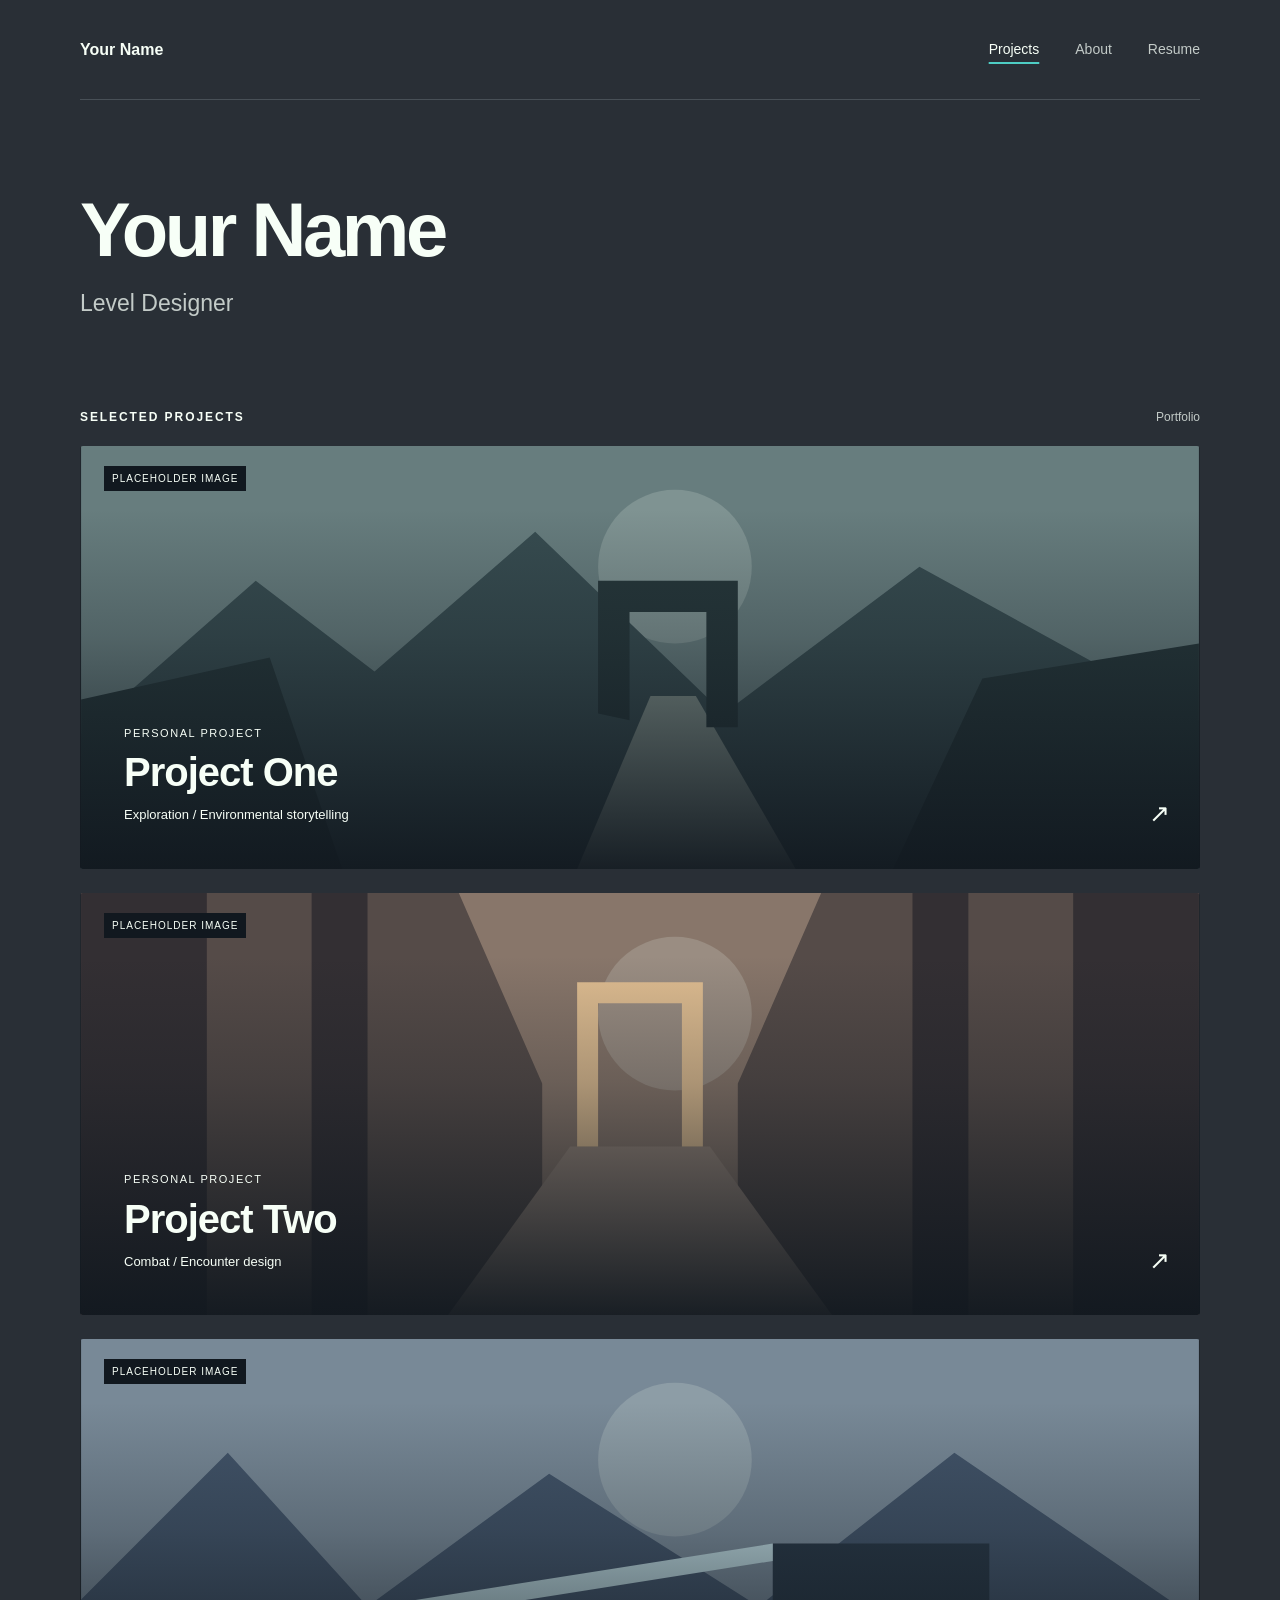
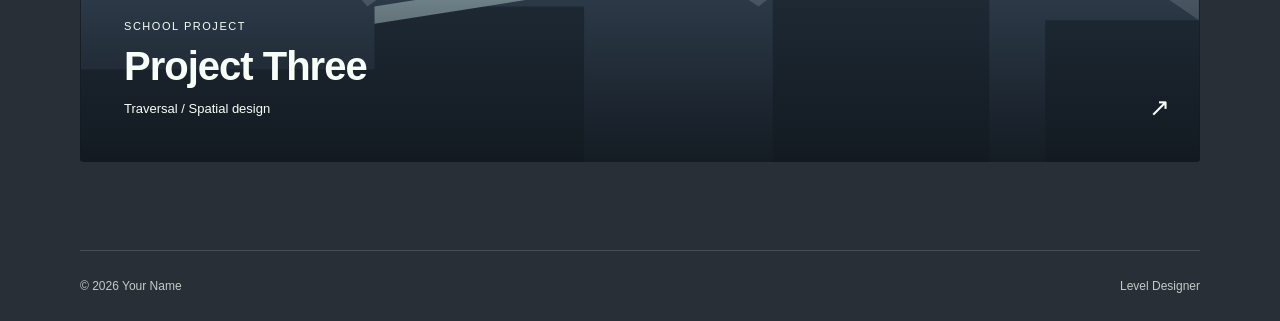
<file: index.html>
<!doctype html>
<html lang="en">
<head>
  <meta charset="utf-8">
  <meta name="viewport" content="width=device-width, initial-scale=1">
  <meta name="description" content="Level design portfolio starter. Replace placeholders with your work.">
  <title>Projects | Level Design Portfolio</title>
  <link rel="stylesheet" href="assets/styles.css">
  <script defer src="assets/projects.js"></script>
  <script defer src="assets/site.js"></script>
</head>
<body data-page="projects" data-base="">
  <a class="skip-link" href="#main">Skip to content</a>
  <header data-header></header>
  <main id="main" class="container" tabindex="-1">
    <section class="intro" aria-labelledby="intro-heading">
      <h1 id="intro-heading" data-name>Your Name</h1>
      <p class="role" data-role>Level Designer</p>
    </section>
    <section aria-labelledby="projects-heading">
      <div class="section-heading"><h2 id="projects-heading">Selected projects</h2><span>Portfolio</span></div>
      <div class="project-list" data-projects></div>
    </section>
  </main>
  <footer data-footer></footer>
  <noscript><p class="container">Enable JavaScript to display navigation and project cards. <a href="index.html">Return to projects</a>.</p></noscript>
</body>
</html>
</file>
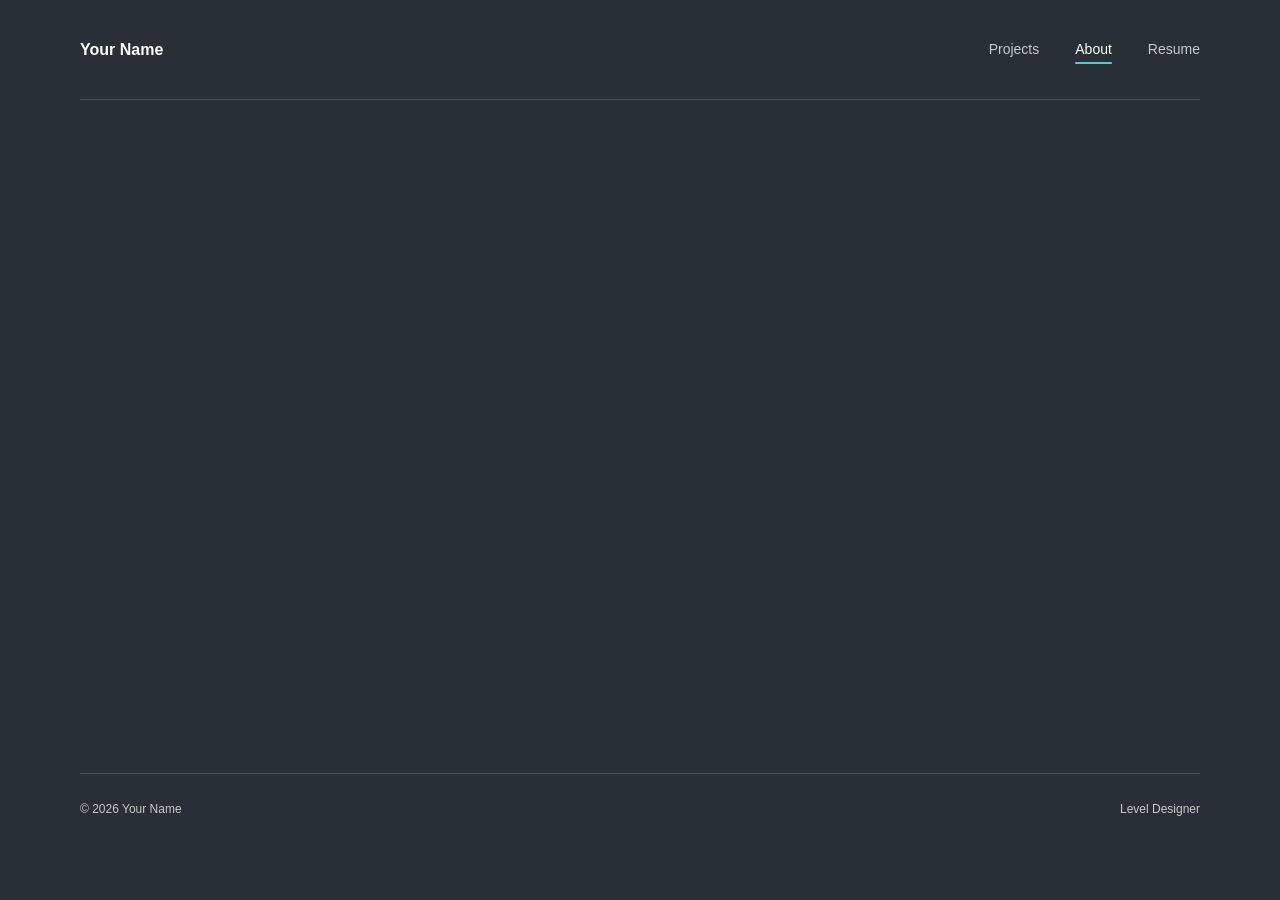
<file: about.html>
<!doctype html>
<html lang="en">
<head>
  <meta charset="utf-8">
  <meta name="viewport" content="width=device-width, initial-scale=1">
  <meta name="description" content="Level design portfolio starter. Replace placeholders with your work.">
  <title>About | Level Design Portfolio</title>
  <link rel="stylesheet" href="assets/styles.css">
  <script defer src="assets/projects.js"></script>
  <script defer src="assets/site.js"></script>
</head>
<body data-page="about" data-base="">
  <a class="skip-link" href="#main">Skip to content</a>
  <header data-header></header>
  <main id="main" class="container placeholder-main" tabindex="-1" aria-label="About">
    <!-- Intentionally blank. Add page sections here. -->
    <h1 class="sr-only">About</h1>
  </main>
  <footer data-footer></footer>
  <noscript><p class="container">Enable JavaScript to display navigation and project cards. <a href="index.html">Return to projects</a>.</p></noscript>
</body>
</html>
</file>
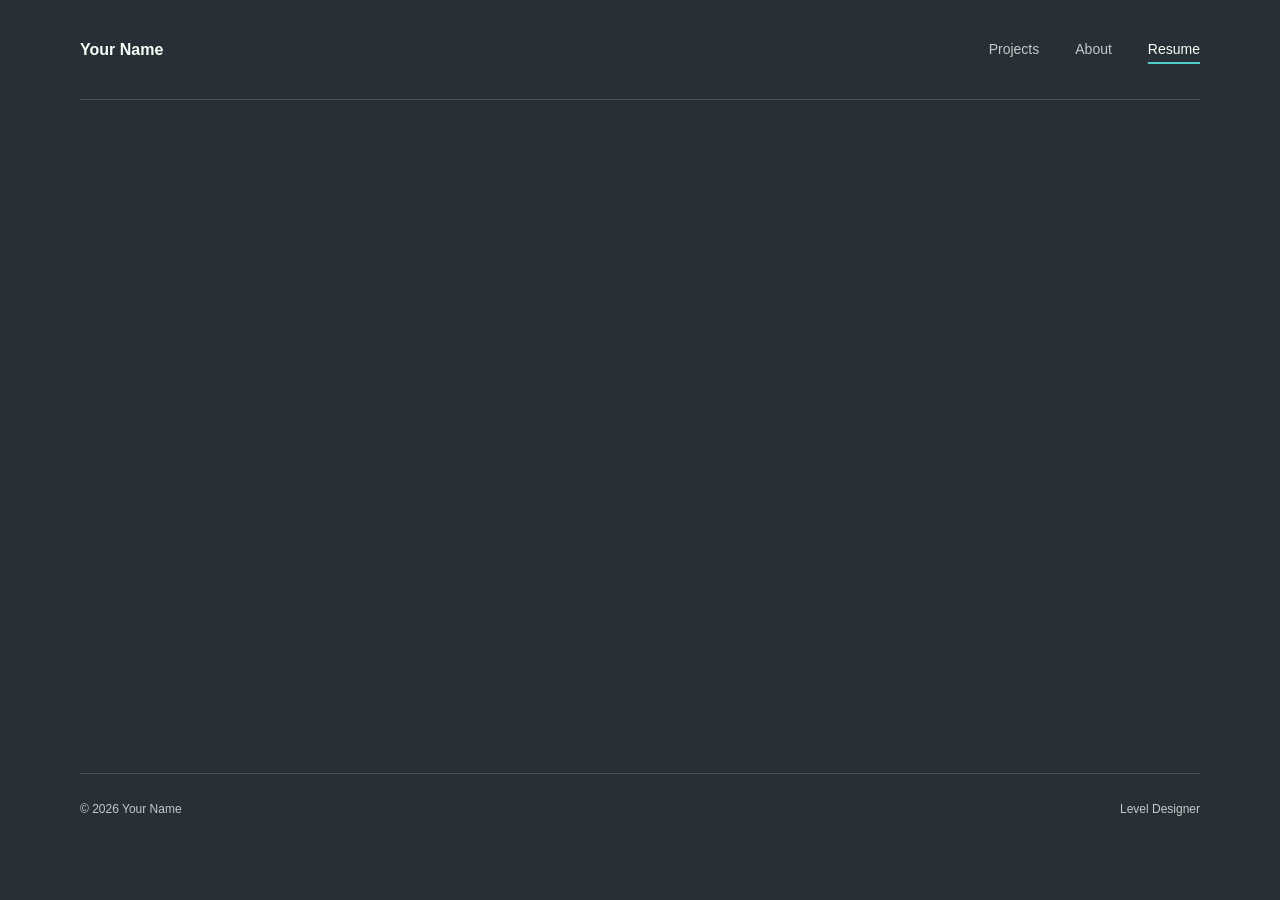
<file: resume.html>
<!doctype html>
<html lang="en">
<head>
  <meta charset="utf-8">
  <meta name="viewport" content="width=device-width, initial-scale=1">
  <meta name="description" content="Level design portfolio starter. Replace placeholders with your work.">
  <title>Resume | Level Design Portfolio</title>
  <link rel="stylesheet" href="assets/styles.css">
  <script defer src="assets/projects.js"></script>
  <script defer src="assets/site.js"></script>
</head>
<body data-page="resume" data-base="">
  <a class="skip-link" href="#main">Skip to content</a>
  <header data-header></header>
  <main id="main" class="container placeholder-main" tabindex="-1" aria-label="Resume">
    <!-- Intentionally blank. Add page sections here. -->
    <h1 class="sr-only">Resume</h1>
  </main>
  <footer data-footer></footer>
  <noscript><p class="container">Enable JavaScript to display navigation and project cards. <a href="index.html">Return to projects</a>.</p></noscript>
</body>
</html>
</file>
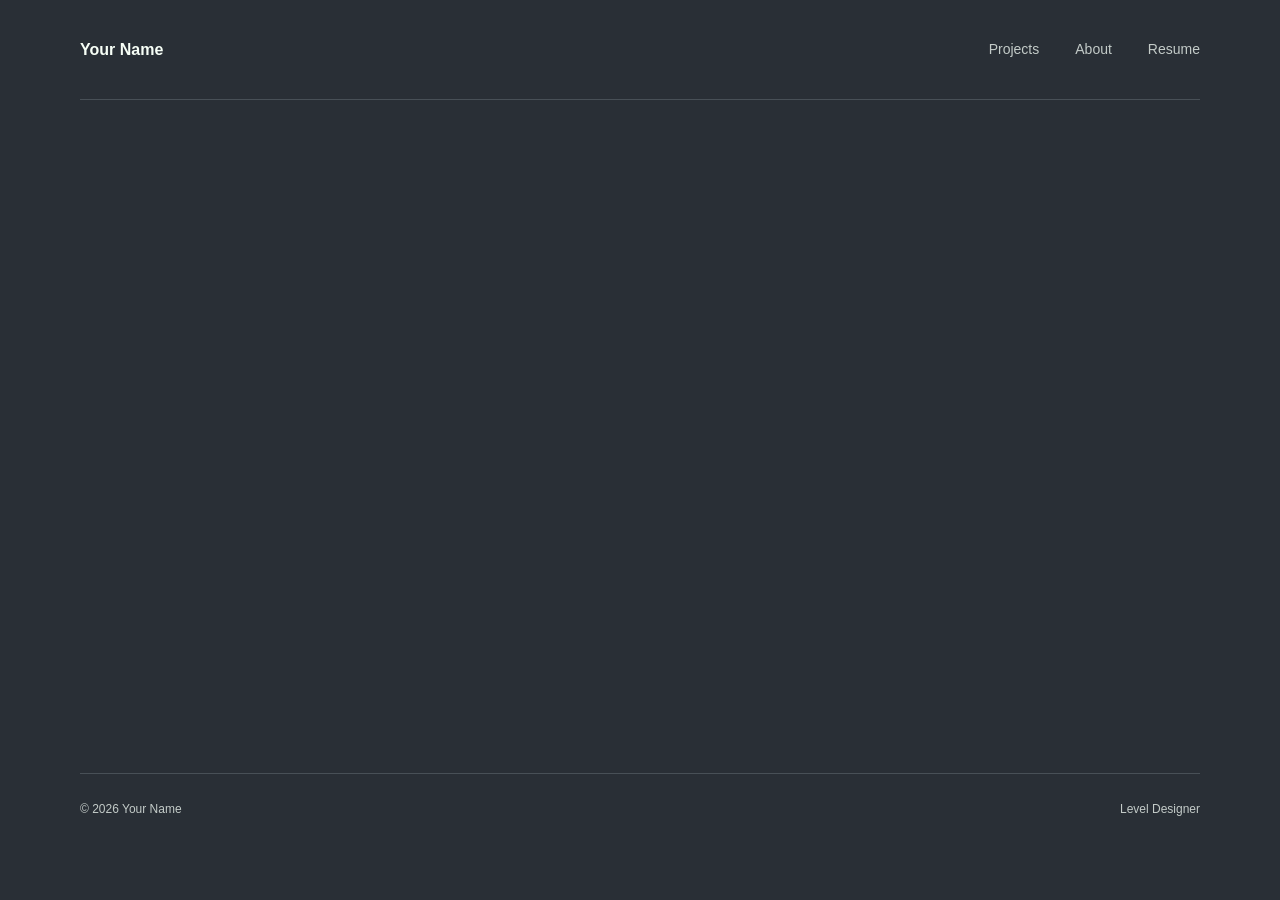
<file: projects/project-one.html>
<!doctype html>
<html lang="en">
<head>
  <meta charset="utf-8">
  <meta name="viewport" content="width=device-width, initial-scale=1">
  <meta name="description" content="Level design portfolio starter. Replace placeholders with your work.">
  <title>Project one | Level Design Portfolio</title>
  <link rel="stylesheet" href="../assets/styles.css">
  <script defer src="../assets/projects.js"></script>
  <script defer src="../assets/site.js"></script>
</head>
<body data-page="detail" data-base="../">
  <a class="skip-link" href="#main">Skip to content</a>
  <header data-header></header>
  <main id="main" class="container placeholder-main" tabindex="-1" aria-label="Project one">
    <!-- Intentionally blank. Add page sections here. -->
    <h1 class="sr-only">Project one</h1>
  </main>
  <footer data-footer></footer>
  <noscript><p class="container">Enable JavaScript to display navigation and project cards. <a href="../index.html">Return to projects</a>.</p></noscript>
</body>
</html>
</file>
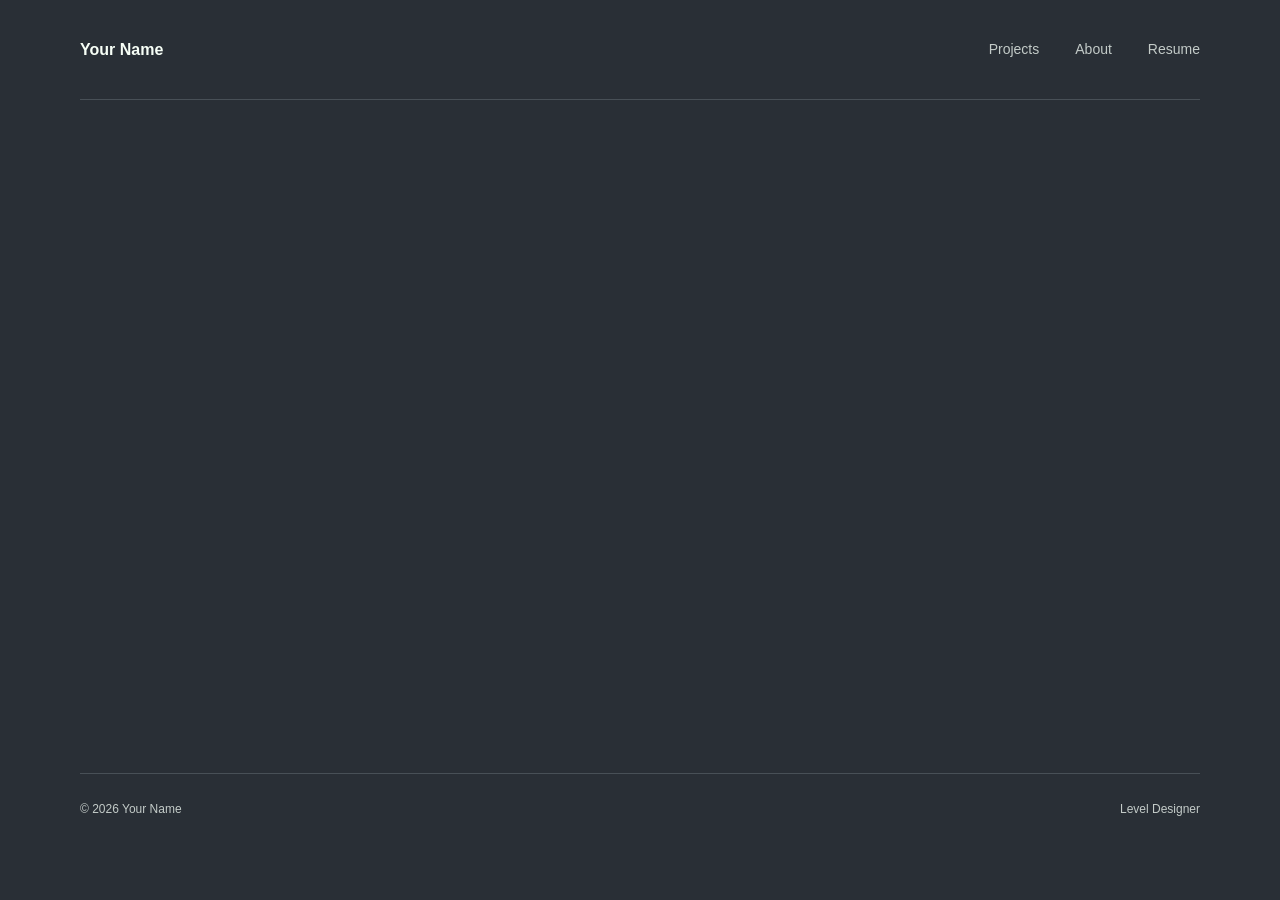
<file: projects/project-three.html>
<!doctype html>
<html lang="en">
<head>
  <meta charset="utf-8">
  <meta name="viewport" content="width=device-width, initial-scale=1">
  <meta name="description" content="Level design portfolio starter. Replace placeholders with your work.">
  <title>Project three | Level Design Portfolio</title>
  <link rel="stylesheet" href="../assets/styles.css">
  <script defer src="../assets/projects.js"></script>
  <script defer src="../assets/site.js"></script>
</head>
<body data-page="detail" data-base="../">
  <a class="skip-link" href="#main">Skip to content</a>
  <header data-header></header>
  <main id="main" class="container placeholder-main" tabindex="-1" aria-label="Project three">
    <!-- Intentionally blank. Add page sections here. -->
    <h1 class="sr-only">Project three</h1>
  </main>
  <footer data-footer></footer>
  <noscript><p class="container">Enable JavaScript to display navigation and project cards. <a href="../index.html">Return to projects</a>.</p></noscript>
</body>
</html>
</file>
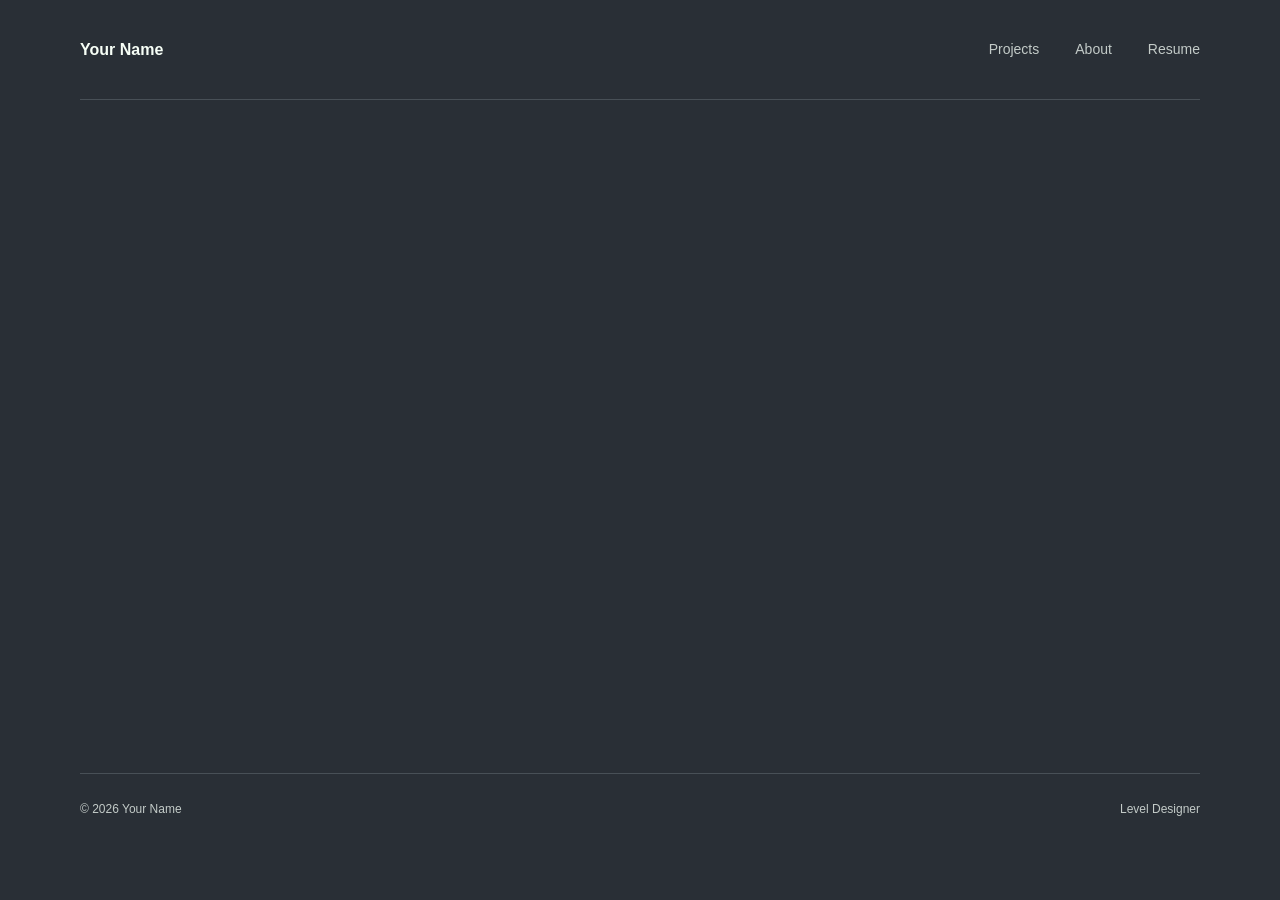
<file: projects/project-two.html>
<!doctype html>
<html lang="en">
<head>
  <meta charset="utf-8">
  <meta name="viewport" content="width=device-width, initial-scale=1">
  <meta name="description" content="Level design portfolio starter. Replace placeholders with your work.">
  <title>Project two | Level Design Portfolio</title>
  <link rel="stylesheet" href="../assets/styles.css">
  <script defer src="../assets/projects.js"></script>
  <script defer src="../assets/site.js"></script>
</head>
<body data-page="detail" data-base="../">
  <a class="skip-link" href="#main">Skip to content</a>
  <header data-header></header>
  <main id="main" class="container placeholder-main" tabindex="-1" aria-label="Project two">
    <!-- Intentionally blank. Add page sections here. -->
    <h1 class="sr-only">Project two</h1>
  </main>
  <footer data-footer></footer>
  <noscript><p class="container">Enable JavaScript to display navigation and project cards. <a href="../index.html">Return to projects</a>.</p></noscript>
</body>
</html>
</file>
<file: assets/styles.css>
/* Change the palette here. Image colours are separate for readability. */
:root {
  --color-bg: #292F36;
  --color-text: #F7FFF7;
  --color-accent: #4ECDC4;
  --color-muted: #C3CBC8;
  --color-border: #485057;
  --color-image-fallback: #20262C;
  --color-overlay: #11181F;
  --color-on-image: #F7FFF7;
  --content-width: 1120px;
  --gutter: clamp(20px, 5vw, 64px);
  --section-space: clamp(48px, 7vw, 88px);
}
* { box-sizing: border-box; }
html { color-scheme: dark; }
body { margin: 0; background: var(--color-bg); color: var(--color-text); font: 16px/1.5 Arial, Helvetica, sans-serif; }
a { color: inherit; text-decoration: none; }
a:focus-visible { outline: 3px solid var(--color-accent); outline-offset: 5px; }
h1,h2,h3,p { margin: 0; }
.container { width: min(var(--content-width), calc(100% - var(--gutter) * 2)); margin-inline: auto; }
.skip-link { position: absolute; top: 10px; left: 16px; padding: 10px 16px; background: var(--color-bg); z-index: 10; transform: translateY(-180%); }
.skip-link:focus { transform: translateY(0); }
.header-inner { min-height: 100px; display: flex; align-items: center; justify-content: space-between; gap: 24px; border-bottom: 1px solid var(--color-border); }
.brand { font-weight: 700; overflow-wrap: anywhere; }
nav { display: flex; flex-wrap: wrap; gap: clamp(16px,3vw,36px); }
.nav-link { font-size: 14px; padding-block: 12px; color: var(--color-muted); }
.nav-link:hover,.nav-link[aria-current=page] { color: var(--color-text); }
.nav-link[aria-current=page] { text-decoration: underline; text-decoration-color: var(--color-accent); text-underline-offset: 8px; text-decoration-thickness: 2px; }
.intro { padding-block: var(--section-space); }
h1 { font-size: clamp(40px,7vw,76px); line-height: 1.1; letter-spacing: -.045em; font-weight: 600; overflow-wrap: anywhere; }
.role { margin-top: 14px; color: var(--color-muted); font-size: clamp(18px,2.5vw,23px); }
.section-heading { display: flex; align-items: center; justify-content: space-between; margin-bottom: 20px; }
.section-heading h2 { text-transform: uppercase; font-size: 12px; letter-spacing: .16em; }
.section-heading span { color: var(--color-muted); font-size: 12px; }
.project-list { display: grid; gap: 24px; }
.project-card { display: block; position: relative; isolation: isolate; min-height: 280px; aspect-ratio: 2.65; overflow: hidden; background: var(--color-image-fallback); color: var(--color-on-image); border-radius: 3px; }
.project-image { position: absolute; inset: 0; width: 100%; height: 100%; object-fit: cover; z-index: -2; }
.project-card::after { content: ''; position: absolute; inset: 0; z-index: -1; background: linear-gradient(180deg, transparent 15%, color-mix(in srgb, var(--color-overlay) 25%, transparent) 45%, color-mix(in srgb, var(--color-overlay) 94%, transparent) 100%); }
.project-copy { position: absolute; bottom: clamp(24px,4vw,44px); left: clamp(24px,4vw,44px); right: 70px; }
.project-type { text-transform: uppercase; font-size: 11px; letter-spacing: .14em; margin-bottom: 8px; }
.project-title { font-size: clamp(27px,4vw,40px); line-height: 1.15; letter-spacing: -.025em; }
.project-focus { font-size: 13px; margin-top: 10px; }
.placeholder-label { position: absolute; top: 20px; left: 24px; font-size: 10px; letter-spacing: .1em; text-transform: uppercase; background: var(--color-overlay); padding: 5px 8px; }
.project-arrow { position: absolute; right: 30px; bottom: 36px; font-size: 25px; }
.project-card:hover .project-title { text-decoration: underline; text-decoration-color: var(--color-accent); text-underline-offset: 7px; text-decoration-thickness: 2px; }
.footer-inner { display: flex; justify-content: space-between; gap: 20px; border-top: 1px solid var(--color-border); padding-block: 26px; margin-top: var(--section-space); color: var(--color-muted); font-size: 12px; }
.placeholder-main { min-height: 65vh; }
.sr-only { position: absolute; width: 1px; height: 1px; padding: 0; margin: -1px; overflow: hidden; clip-path: inset(50%); white-space: nowrap; border: 0; }
@media(max-width:540px) {
  .header-inner { align-items: flex-start; flex-direction: column; gap: 8px; padding-block: 20px; }
  nav { width: 100%; justify-content: space-between; }
  .project-card { aspect-ratio: auto; min-height: 320px; }
  .project-copy { right: 54px; }
  .project-arrow { right: 22px; bottom: 24px; }
  .project-focus { max-width: 25ch; }
  .footer-inner { flex-wrap: wrap; }
}
</file>
